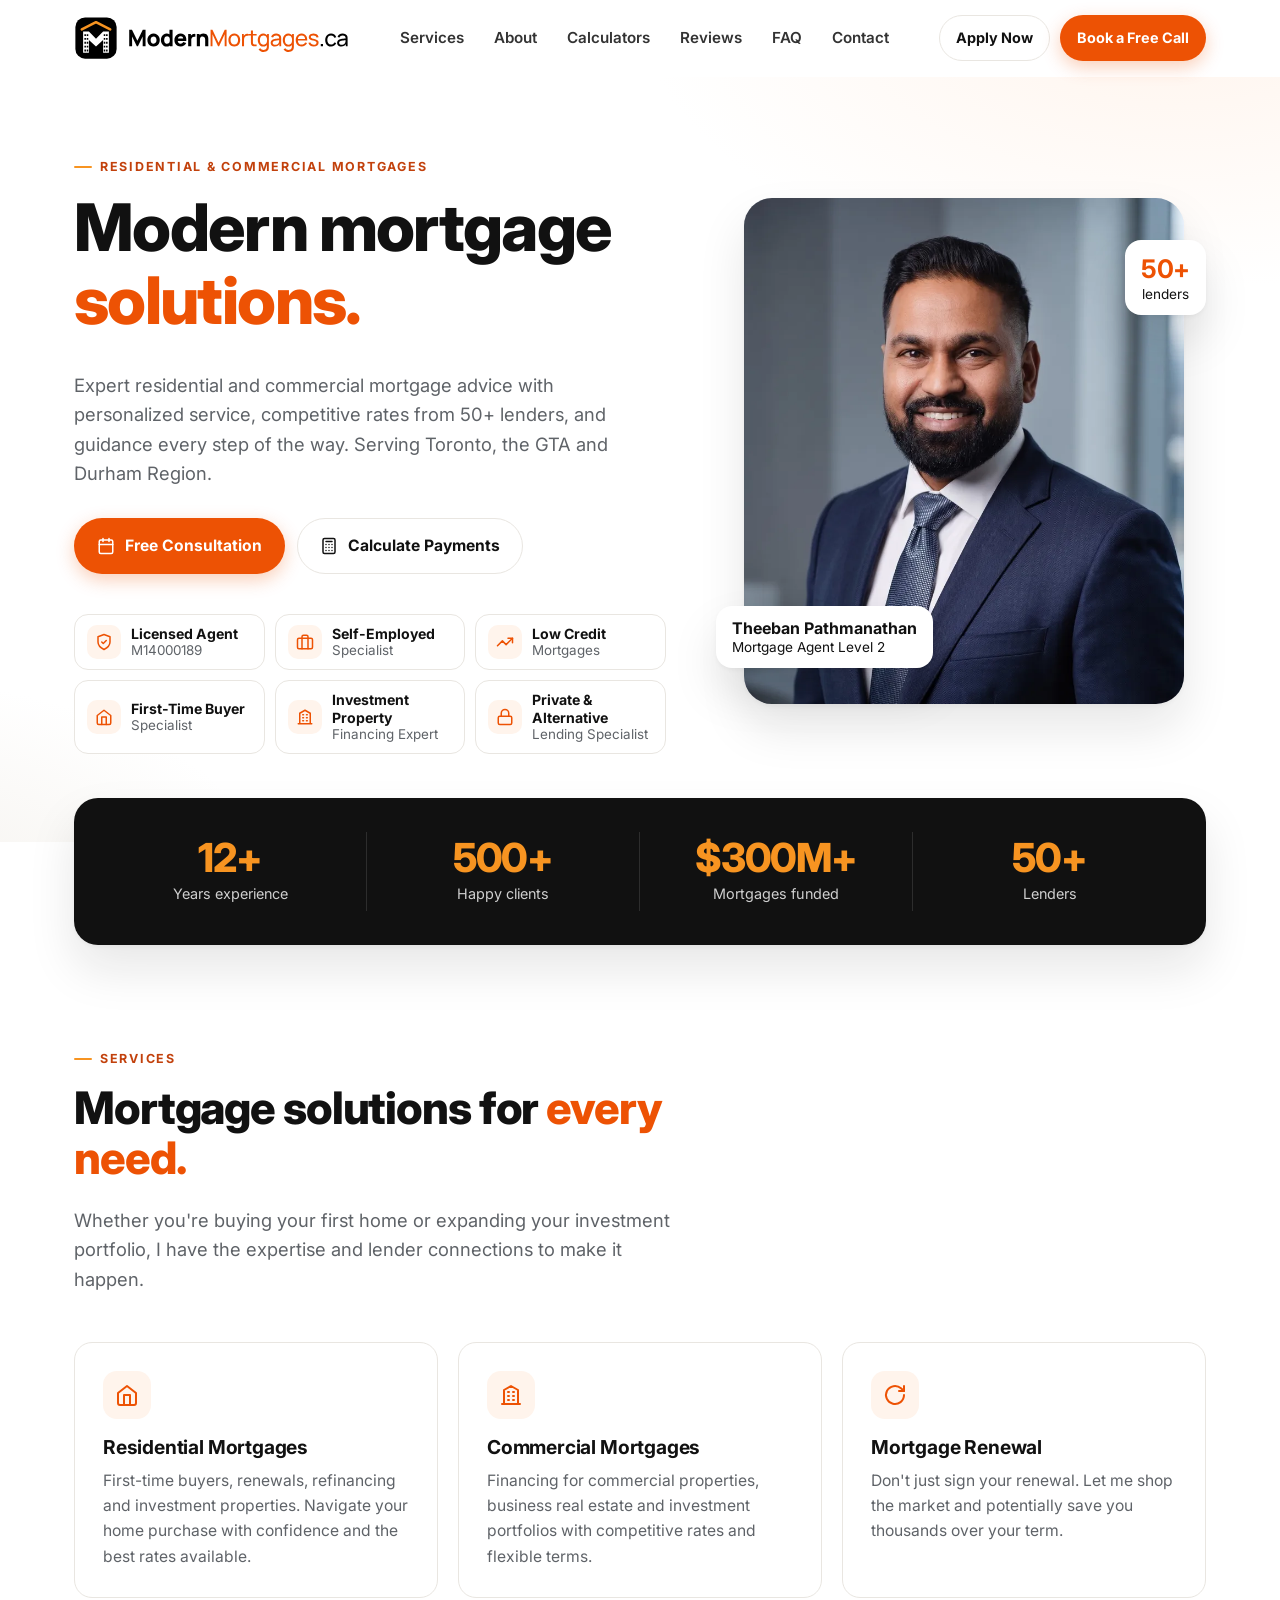
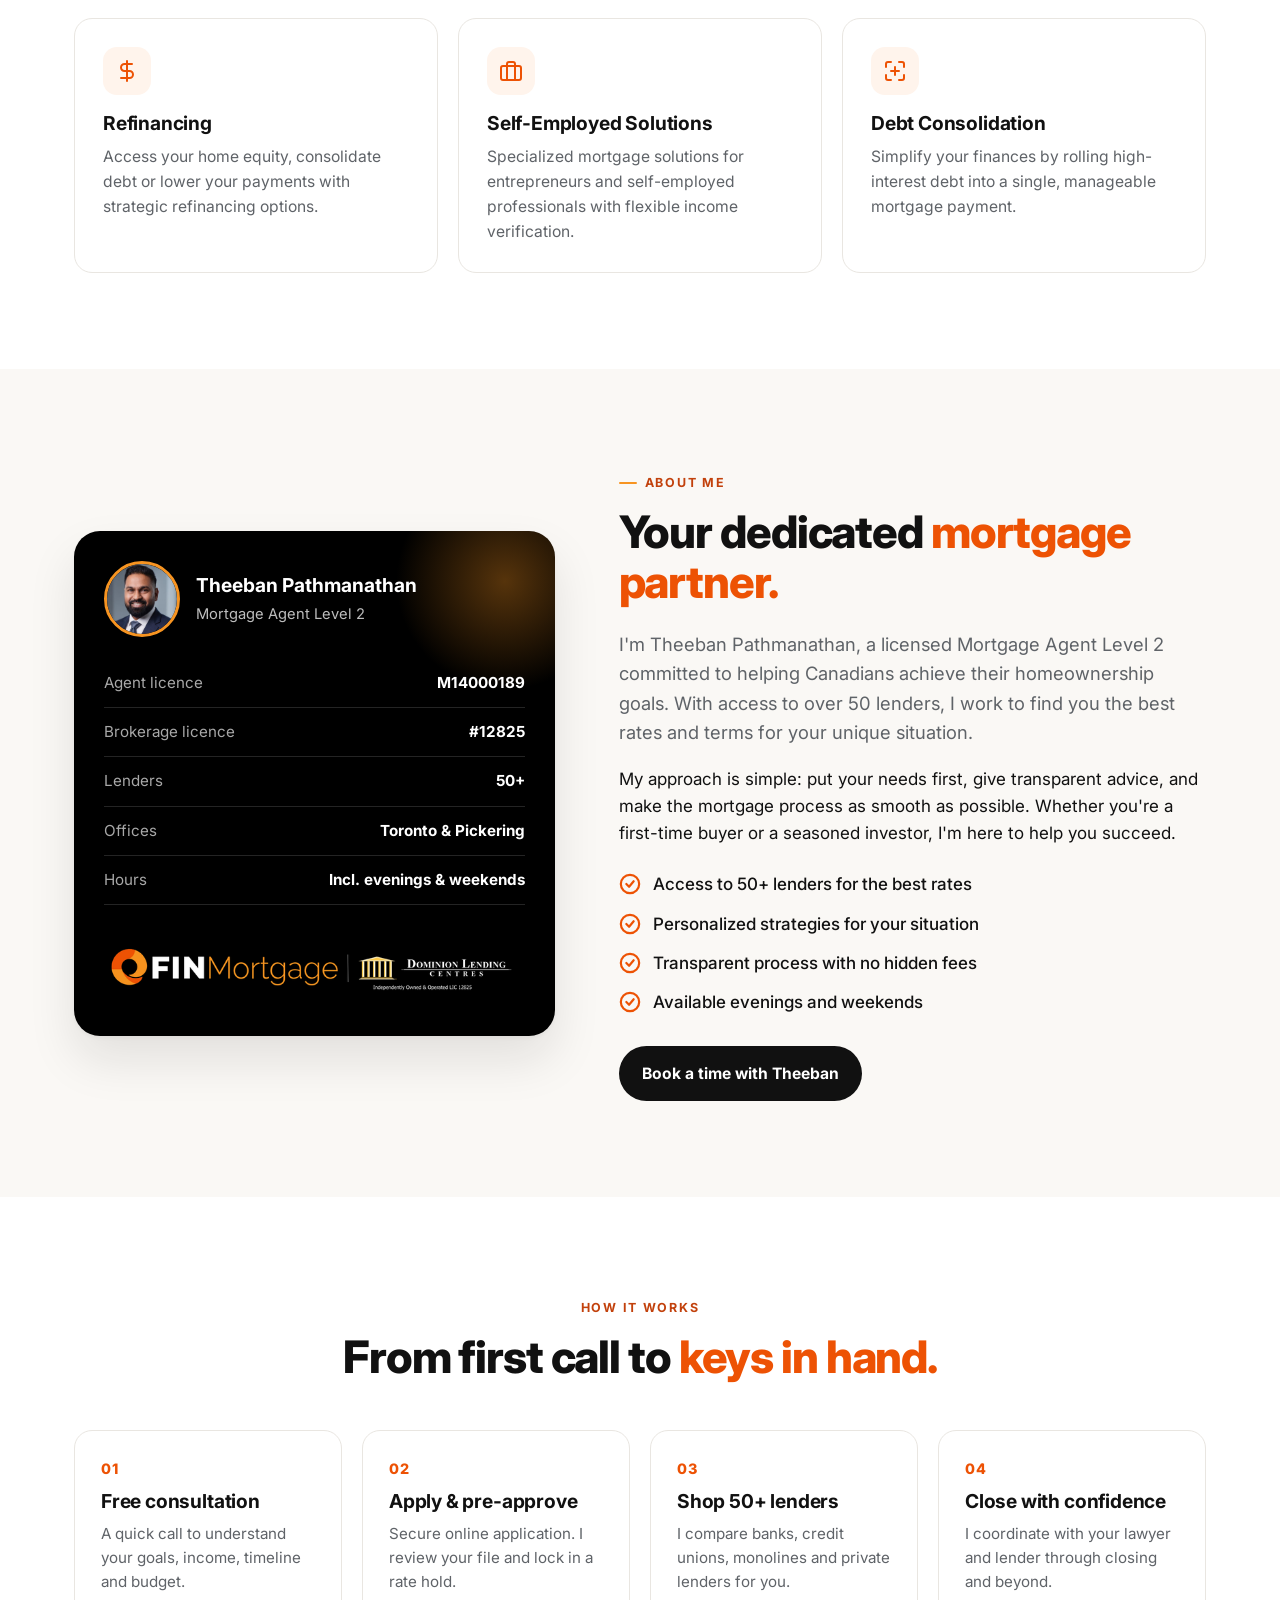
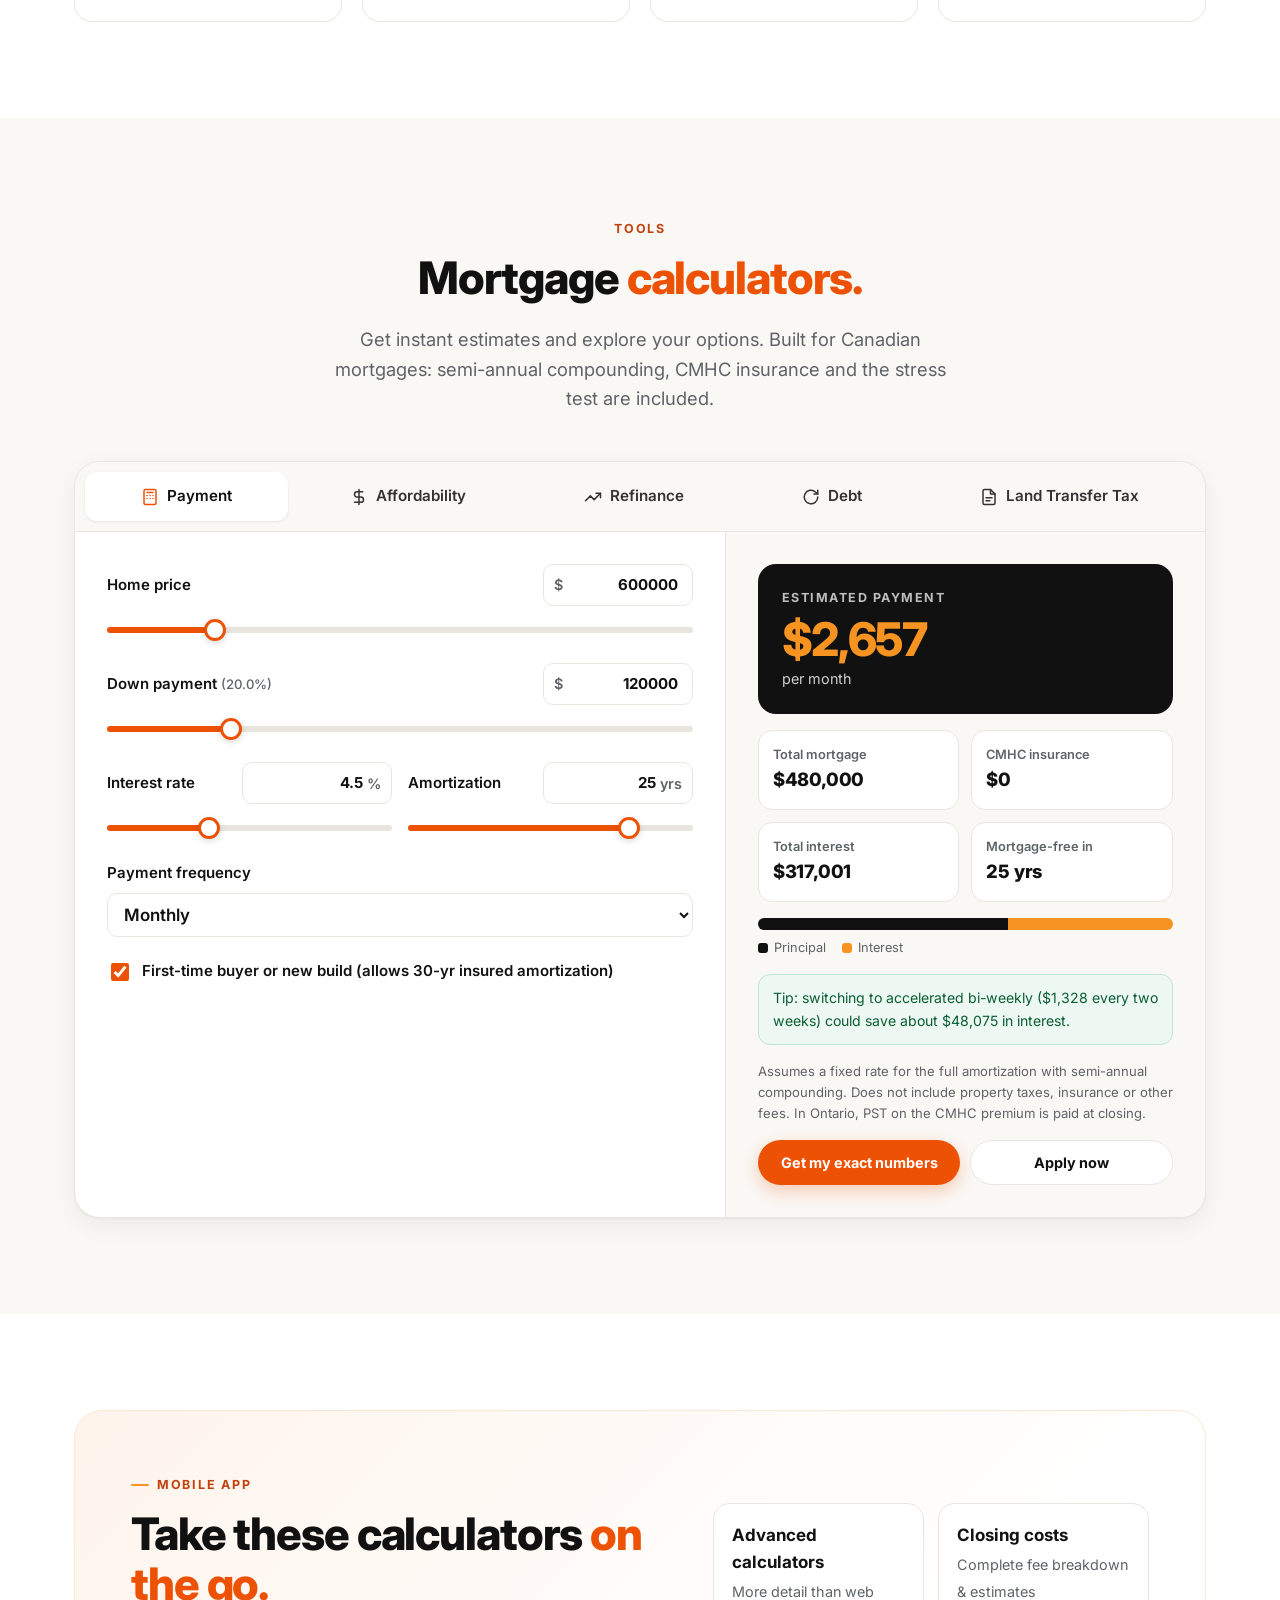
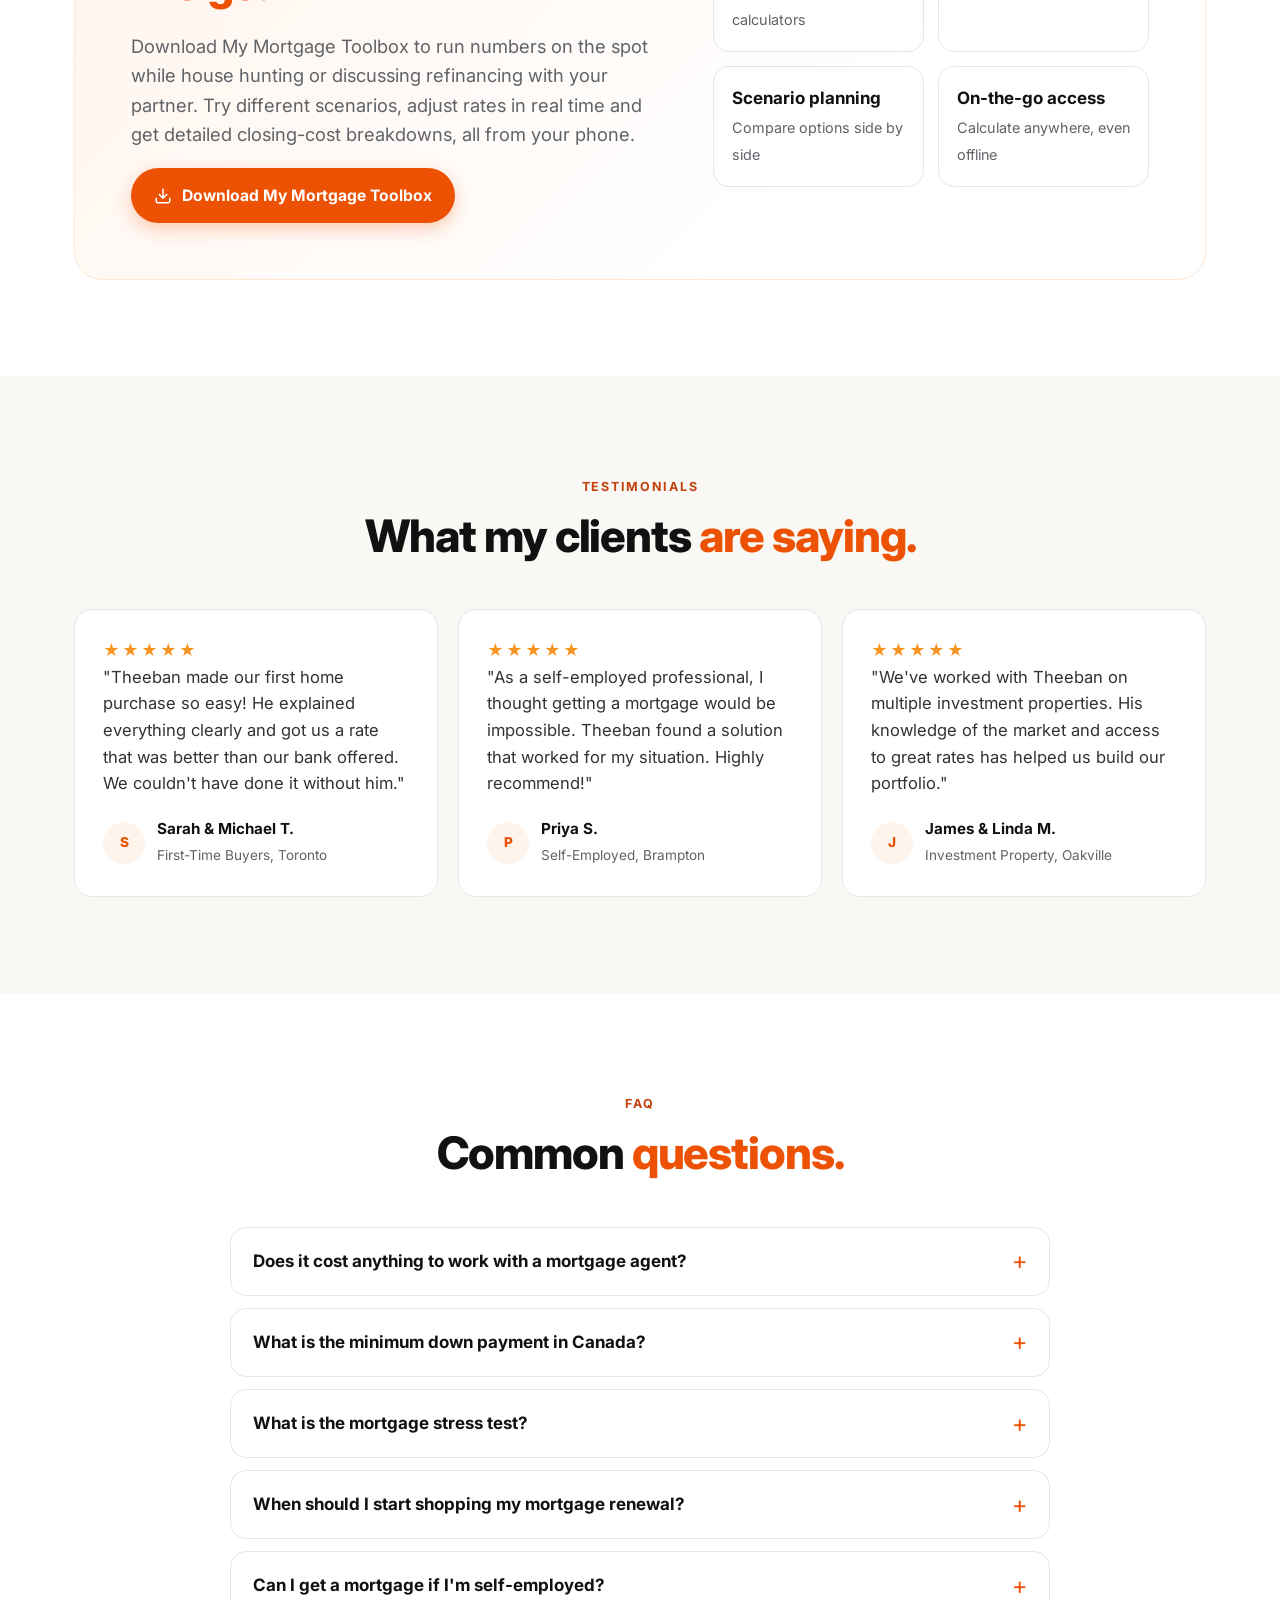
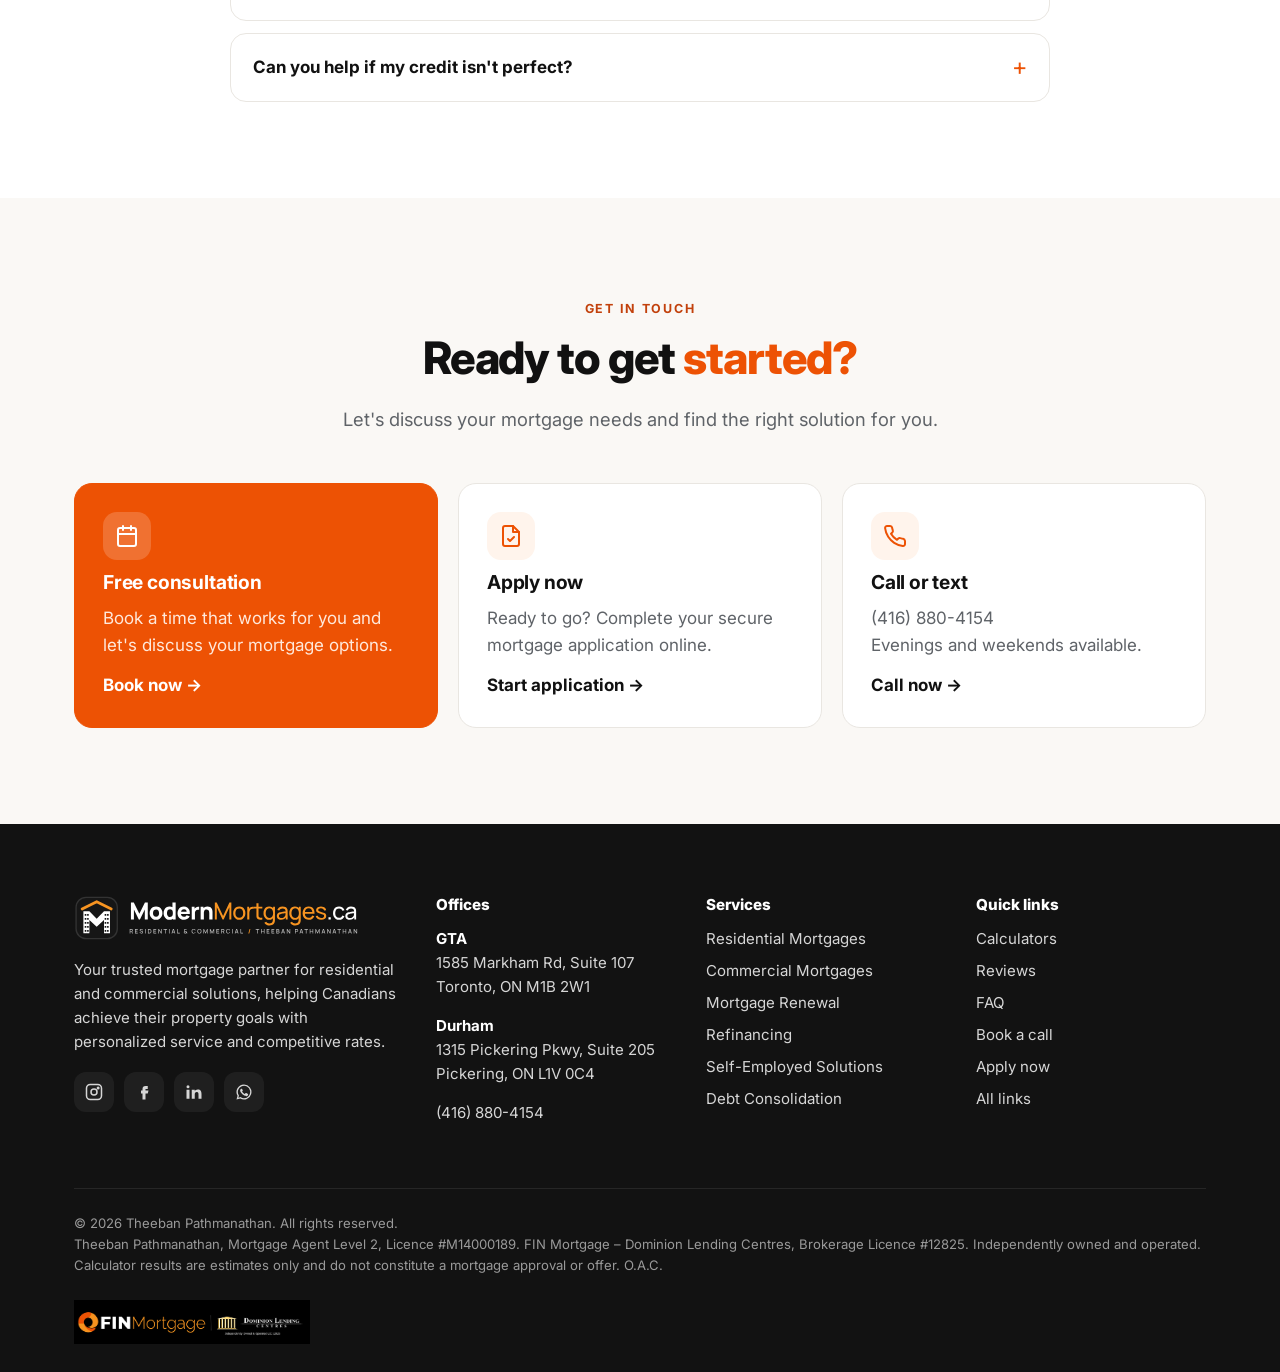
<file: index.html>
<!doctype html>
<html lang="en-CA" class="no-js">
<head>
<meta charset="utf-8">
<meta name="viewport" content="width=device-width, initial-scale=1">
<title>Theeban Pathmanathan | Mortgage Agent Toronto &amp; Durham | ModernMortgages.ca</title>
<meta name="description" content="Residential and commercial mortgages in Toronto, the GTA and Durham Region. Theeban Pathmanathan, Mortgage Agent Level 2 (M14000189) with FIN Mortgage – Dominion Lending Centres. Access to 50+ lenders, free mortgage calculators, fast pre-approvals.">
<link rel="canonical" href="https://modernmortgages.ca/">
<meta name="theme-color" content="#FFFFFF">
<meta name="robots" content="index,follow,max-image-preview:large">

<meta property="og:type" content="website">
<meta property="og:site_name" content="ModernMortgages.ca">
<meta property="og:title" content="Theeban Pathmanathan | Mortgage Agent | ModernMortgages.ca">
<meta property="og:description" content="Residential &amp; commercial mortgages across Toronto, the GTA and Durham. 50+ lenders, personalized advice, free calculators.">
<meta property="og:url" content="https://modernmortgages.ca/">
<meta property="og:image" content="https://modernmortgages.ca/assets/img/og-image.jpg">
<meta property="og:locale" content="en_CA">
<meta name="twitter:card" content="summary_large_image">

<link rel="icon" href="/assets/img/icon.svg?v=20261022b" type="image/svg+xml">
<link rel="icon" href="/assets/img/favicon-32.png" sizes="32x32" type="image/png">
<link rel="apple-touch-icon" href="/assets/img/apple-touch-icon.png">
<link rel="manifest" href="/site.webmanifest">
<link rel="alternate" type="text/plain" href="/llms.txt" title="LLM-readable summary">

<link rel="preconnect" href="https://fonts.googleapis.com">
<link rel="preconnect" href="https://fonts.gstatic.com" crossorigin>
<link href="https://fonts.googleapis.com/css2?family=Inter:wght@400;500;600;700;800&display=swap" rel="stylesheet">
<link rel="stylesheet" href="/assets/css/styles.css?v=20261022b">
<link rel="preload" as="image" href="/assets/img/theeban-pathmanathan.webp" type="image/webp">

<script type="application/ld+json">
{
  "@context": "https://schema.org",
  "@graph": [
    {
      "@type": "WebSite",
      "@id": "https://modernmortgages.ca/#website",
      "url": "https://modernmortgages.ca/",
      "name": "ModernMortgages.ca",
      "inLanguage": "en-CA",
      "publisher": {"@id": "https://modernmortgages.ca/#business"}
    },
    {
      "@type": "Person",
      "@id": "https://modernmortgages.ca/#theeban",
      "name": "Theeban Pathmanathan",
      "jobTitle": "Mortgage Agent Level 2",
      "image": "https://modernmortgages.ca/assets/img/theeban-pathmanathan.jpg",
      "telephone": "+1-416-880-4154",
      "url": "https://modernmortgages.ca/",
      "worksFor": {"@type": "Organization", "name": "FIN Mortgage – Dominion Lending Centres", "description": "Independently owned and operated. FSRA Brokerage Licence #12825"},
      "hasCredential": {"@type": "EducationalOccupationalCredential", "credentialCategory": "license", "name": "Ontario Mortgage Agent Level 2 Licence M14000189", "recognizedBy": {"@type": "Organization", "name": "Financial Services Regulatory Authority of Ontario (FSRA)"}},
      "sameAs": [
        "https://www.linkedin.com/in/theebanp",
        "https://www.instagram.com/modernmortgages.ca",
        "https://www.facebook.com/modernmortgages.ca"
      ]
    },
    {
      "@type": "FinancialService",
      "@id": "https://modernmortgages.ca/#business",
      "name": "ModernMortgages.ca – Theeban Pathmanathan, Mortgage Agent",
      "url": "https://modernmortgages.ca/",
      "logo": "https://modernmortgages.ca/assets/img/logo.svg?v=20261022b",
      "image": "https://modernmortgages.ca/assets/img/og-image.jpg",
      "telephone": "+1-416-880-4154",
      "priceRange": "Free consultation",
      "founder": {"@id": "https://modernmortgages.ca/#theeban"},
      "employee": {"@id": "https://modernmortgages.ca/#theeban"},
      "description": "Residential and commercial mortgage brokerage services: purchases, first-time buyers, renewals, refinancing, self-employed, debt consolidation, investment property, private and alternative lending. Access to 50+ lenders.",
      "areaServed": ["Toronto", "Greater Toronto Area", "Durham Region", "Scarborough", "Markham", "Pickering", "Ajax", "Whitby", "Oshawa", "Brampton", "Mississauga", "Ontario"],
      "address": [
        {"@type": "PostalAddress", "streetAddress": "1585 Markham Rd, Suite 107", "addressLocality": "Toronto", "addressRegion": "ON", "postalCode": "M1B 2W1", "addressCountry": "CA"},
        {"@type": "PostalAddress", "streetAddress": "1315 Pickering Pkwy, Suite 205", "addressLocality": "Pickering", "addressRegion": "ON", "postalCode": "L1V 0C4", "addressCountry": "CA"}
      ],
      "knowsAbout": ["Residential mortgages", "Commercial mortgages", "Mortgage renewal", "Refinancing", "Self-employed mortgages", "Debt consolidation", "First-time home buyers", "Investment property financing", "Private and alternative lending", "Bad credit mortgages"],
      "hasOfferCatalog": {
        "@type": "OfferCatalog",
        "name": "Mortgage services",
        "itemListElement": [
          {"@type": "Offer", "itemOffered": {"@type": "Service", "name": "Residential Mortgages"}},
          {"@type": "Offer", "itemOffered": {"@type": "Service", "name": "Commercial Mortgages"}},
          {"@type": "Offer", "itemOffered": {"@type": "Service", "name": "Mortgage Renewal"}},
          {"@type": "Offer", "itemOffered": {"@type": "Service", "name": "Refinancing"}},
          {"@type": "Offer", "itemOffered": {"@type": "Service", "name": "Self-Employed Mortgage Solutions"}},
          {"@type": "Offer", "itemOffered": {"@type": "Service", "name": "Debt Consolidation"}}
        ]
      },
      "sameAs": [
        "https://www.linkedin.com/in/theebanp",
        "https://www.instagram.com/modernmortgages.ca",
        "https://www.facebook.com/modernmortgages.ca"
      ]
    }
  ]
}
</script>
<script type="application/ld+json" id="faq-schema">
{
  "@context": "https://schema.org",
  "@type": "FAQPage",
  "mainEntity": [
    {"@type": "Question", "name": "Does it cost anything to work with a mortgage agent?", "acceptedAnswer": {"@type": "Answer", "text": "For most residential mortgages with qualified borrowers, there is no fee to you: the lender pays the broker's compensation. Some private, alternative or commercial files may involve a fee; if so, it is disclosed in writing upfront before you commit."}},
    {"@type": "Question", "name": "What is the minimum down payment in Canada?", "acceptedAnswer": {"@type": "Answer", "text": "5% of the first $500,000 of the purchase price and 10% of the portion between $500,000 and $1,499,999. Homes priced at $1.5 million or more need at least 20% down. With less than 20% down, mortgage default insurance (e.g. CMHC) is required and the premium is added to the mortgage."}},
    {"@type": "Question", "name": "What is the mortgage stress test?", "acceptedAnswer": {"@type": "Answer", "text": "Lenders must qualify you at the greater of your contract rate plus 2% or 5.25%. It does not change your actual rate or payment, but it does limit how much you can borrow."}},
    {"@type": "Question", "name": "When should I start shopping my mortgage renewal?", "acceptedAnswer": {"@type": "Answer", "text": "About 120 to 150 days before your maturity date. Most lenders will hold a rate for up to 120 days, and switching lenders at renewal is often possible without a penalty."}},
    {"@type": "Question", "name": "Can I get a mortgage if I'm self-employed?", "acceptedAnswer": {"@type": "Answer", "text": "Yes. Depending on how long you have been in business and how you report income, options include traditional lenders using two years of tax returns, stated-income programs with B lenders, and private lending. A broker can match your file to the lender whose income rules fit."}},
    {"@type": "Question", "name": "Can you help if my credit isn't perfect?", "acceptedAnswer": {"@type": "Answer", "text": "Yes. Alternative (B) lenders and private lenders consider files that the big banks decline, such as bruised credit, recent consumer proposals or non-traditional income. The goal is usually a short-term solution and a plan to move back to a prime lender."}}
  ]
}
</script>
<script>document.documentElement.classList.remove('no-js')</script>
</head>
<body>
<a class="skip" href="#main">Skip to content</a>

<!-- ============ Header ============ -->
<header class="site-header" id="top">
  <div class="container nav">
    <a class="brand" href="/" aria-label="ModernMortgages.ca home">
      <img src="/assets/img/logo.svg?v=20261022b" alt="ModernMortgages.ca" width="250" height="40">
    </a>
    <nav aria-label="Primary">
      <ul class="nav-links">
        <li><a href="#services">Services</a></li>
        <li><a href="#about">About</a></li>
        <li><a href="#calculators">Calculators</a></li>
        <li><a href="#reviews">Reviews</a></li>
        <li><a href="#faq">FAQ</a></li>
        <li><a href="#contact">Contact</a></li>
      </ul>
    </nav>
    <div class="nav-cta">
      <a class="btn btn-ghost btn-sm" href="https://velocity-client.newton.ca/en/client/journey?shortCode=3vnqzjtlrdep" target="_blank" rel="noopener">Apply Now</a>
      <a class="btn btn-primary btn-sm" href="https://meet.theeban.ca" target="_blank" rel="noopener">Book a Free Call</a>
      <button class="menu-btn" aria-label="Open menu" aria-expanded="false" aria-controls="mobile-menu">
        <svg viewBox="0 0 24 24" fill="none" stroke="currentColor" stroke-width="2" stroke-linecap="round"><path d="M4 7h16M4 12h16M4 17h16"/></svg>
      </button>
    </div>
  </div>
  <div class="mobile-menu" id="mobile-menu">
    <a href="#services">Services</a>
    <a href="#about">About</a>
    <a href="#calculators">Calculators</a>
    <a href="#reviews">Reviews</a>
    <a href="#faq">FAQ</a>
    <a href="#contact">Contact</a>
    <a class="btn btn-primary" href="https://meet.theeban.ca" target="_blank" rel="noopener">Book a Free Call</a>
    <a class="btn btn-ghost" href="https://velocity-client.newton.ca/en/client/journey?shortCode=3vnqzjtlrdep" target="_blank" rel="noopener">Apply Now</a>
  </div>
</header>

<main id="main">

<!-- ============ Hero ============ -->
<section class="hero">
  <div class="container hero-grid">
    <div>
      <span class="eyebrow">Residential &amp; Commercial Mortgages</span>
      <h1>Modern mortgage <span class="accent">solutions.</span></h1>
      <p class="lead">Expert residential and commercial mortgage advice with personalized service, competitive rates from 50+ lenders, and guidance every step of the way. Serving Toronto, the GTA and Durham Region.</p>
      <div class="hero-ctas">
        <a class="btn btn-primary" href="https://meet.theeban.ca" target="_blank" rel="noopener">
          <svg viewBox="0 0 24 24" fill="none" stroke="currentColor" stroke-width="2" stroke-linecap="round" stroke-linejoin="round"><rect x="3" y="4" width="18" height="18" rx="2"/><path d="M16 2v4M8 2v4M3 10h18"/></svg>
          Free Consultation
        </a>
        <a class="btn btn-ghost" href="#calculators">
          <svg viewBox="0 0 24 24" fill="none" stroke="currentColor" stroke-width="2" stroke-linecap="round" stroke-linejoin="round"><rect x="4" y="2" width="16" height="20" rx="2"/><path d="M8 6h8M8 10h.01M12 10h.01M16 10h.01M8 14h.01M12 14h.01M16 14h.01M8 18h.01M12 18h.01M16 18h.01"/></svg>
          Calculate Payments
        </a>
      </div>
      <div class="chips" aria-label="Specialties">
        <div class="chip"><span class="ic"><svg viewBox="0 0 24 24" fill="none" stroke="currentColor" stroke-width="2" stroke-linecap="round" stroke-linejoin="round"><path d="M12 22s8-4 8-10V5l-8-3-8 3v7c0 6 8 10 8 10z"/><path d="m9 12 2 2 4-4"/></svg></span><div><strong>Licensed Agent</strong><span>M14000189</span></div></div>
        <div class="chip"><span class="ic"><svg viewBox="0 0 24 24" fill="none" stroke="currentColor" stroke-width="2" stroke-linecap="round" stroke-linejoin="round"><rect x="2" y="7" width="20" height="14" rx="2"/><path d="M16 21V5a2 2 0 0 0-2-2h-4a2 2 0 0 0-2 2v16"/></svg></span><div><strong>Self-Employed</strong><span>Specialist</span></div></div>
        <div class="chip"><span class="ic"><svg viewBox="0 0 24 24" fill="none" stroke="currentColor" stroke-width="2" stroke-linecap="round" stroke-linejoin="round"><path d="M22 7 13.5 15.5l-5-5L2 17"/><path d="M16 7h6v6"/></svg></span><div><strong>Low Credit</strong><span>Mortgages</span></div></div>
        <div class="chip"><span class="ic"><svg viewBox="0 0 24 24" fill="none" stroke="currentColor" stroke-width="2" stroke-linecap="round" stroke-linejoin="round"><path d="m3 10 9-7 9 7v10a2 2 0 0 1-2 2H5a2 2 0 0 1-2-2z"/><path d="M9 22V12h6v10"/></svg></span><div><strong>First-Time Buyer</strong><span>Specialist</span></div></div>
        <div class="chip"><span class="ic"><svg viewBox="0 0 24 24" fill="none" stroke="currentColor" stroke-width="2" stroke-linecap="round" stroke-linejoin="round"><path d="M3 21h18M5 21V7l7-4 7 4v14M9 9h1M9 13h1M9 17h1M14 9h1M14 13h1M14 17h1"/></svg></span><div><strong>Investment Property</strong><span>Financing Expert</span></div></div>
        <div class="chip"><span class="ic"><svg viewBox="0 0 24 24" fill="none" stroke="currentColor" stroke-width="2" stroke-linecap="round" stroke-linejoin="round"><rect x="3" y="11" width="18" height="11" rx="2"/><path d="M7 11V7a5 5 0 0 1 10 0v4"/></svg></span><div><strong>Private &amp; Alternative</strong><span>Lending Specialist</span></div></div>
      </div>
    </div>
    <div class="hero-photo">
      <div class="frame">
        <picture>
          <source srcset="/assets/img/theeban-pathmanathan.webp" type="image/webp">
          <img src="/assets/img/theeban-pathmanathan.jpg" alt="Theeban Pathmanathan, Mortgage Agent Level 2" width="800" height="925" fetchpriority="high">
        </picture>
      </div>
      <div class="badge-float b1"><strong>Theeban Pathmanathan</strong>Mortgage Agent Level 2</div>
      <div class="badge-float b2"><strong>50+</strong>lenders</div>
    </div>
  </div>
</section>

<!-- ============ Stats ============ -->
<div class="container">
  <div class="stats reveal" role="list">
    <div class="stat" role="listitem"><b>12+</b><span>Years experience</span></div>
    <div class="stat" role="listitem"><b>500+</b><span>Happy clients</span></div>
    <div class="stat" role="listitem"><b>$300M+</b><span>Mortgages funded</span></div>
    <div class="stat" role="listitem"><b>50+</b><span>Lenders</span></div>
  </div>
</div>

<!-- ============ Services ============ -->
<section class="section" id="services">
  <div class="container">
    <div class="section-head reveal">
      <span class="eyebrow">Services</span>
      <h2>Mortgage solutions for <span class="accent">every need.</span></h2>
      <p class="lead">Whether you're buying your first home or expanding your investment portfolio, I have the expertise and lender connections to make it happen.</p>
    </div>
    <div class="grid-3">
      <article class="card reveal">
        <div class="ic"><svg viewBox="0 0 24 24" fill="none" stroke="currentColor" stroke-width="2" stroke-linecap="round" stroke-linejoin="round"><path d="m3 10 9-7 9 7v10a2 2 0 0 1-2 2H5a2 2 0 0 1-2-2z"/><path d="M9 22V12h6v10"/></svg></div>
        <h3>Residential Mortgages</h3>
        <p>First-time buyers, renewals, refinancing and investment properties. Navigate your home purchase with confidence and the best rates available.</p>
      </article>
      <article class="card reveal">
        <div class="ic"><svg viewBox="0 0 24 24" fill="none" stroke="currentColor" stroke-width="2" stroke-linecap="round" stroke-linejoin="round"><path d="M3 21h18M5 21V7l7-4 7 4v14M9 9h1M9 13h1M9 17h1M14 9h1M14 13h1M14 17h1"/></svg></div>
        <h3>Commercial Mortgages</h3>
        <p>Financing for commercial properties, business real estate and investment portfolios with competitive rates and flexible terms.</p>
      </article>
      <article class="card reveal">
        <div class="ic"><svg viewBox="0 0 24 24" fill="none" stroke="currentColor" stroke-width="2" stroke-linecap="round" stroke-linejoin="round"><path d="M21 12a9 9 0 1 1-3-6.7L21 8"/><path d="M21 3v5h-5"/></svg></div>
        <h3>Mortgage Renewal</h3>
        <p>Don't just sign your renewal. Let me shop the market and potentially save you thousands over your term.</p>
      </article>
      <article class="card reveal">
        <div class="ic"><svg viewBox="0 0 24 24" fill="none" stroke="currentColor" stroke-width="2" stroke-linecap="round" stroke-linejoin="round"><path d="M12 2v20M17 5H9.5a3.5 3.5 0 0 0 0 7h5a3.5 3.5 0 0 1 0 7H6"/></svg></div>
        <h3>Refinancing</h3>
        <p>Access your home equity, consolidate debt or lower your payments with strategic refinancing options.</p>
      </article>
      <article class="card reveal">
        <div class="ic"><svg viewBox="0 0 24 24" fill="none" stroke="currentColor" stroke-width="2" stroke-linecap="round" stroke-linejoin="round"><rect x="2" y="7" width="20" height="14" rx="2"/><path d="M16 21V5a2 2 0 0 0-2-2h-4a2 2 0 0 0-2 2v16"/></svg></div>
        <h3>Self-Employed Solutions</h3>
        <p>Specialized mortgage solutions for entrepreneurs and self-employed professionals with flexible income verification.</p>
      </article>
      <article class="card reveal">
        <div class="ic"><svg viewBox="0 0 24 24" fill="none" stroke="currentColor" stroke-width="2" stroke-linecap="round" stroke-linejoin="round"><path d="M8 3H5a2 2 0 0 0-2 2v3M21 8V5a2 2 0 0 0-2-2h-3M3 16v3a2 2 0 0 0 2 2h3M16 21h3a2 2 0 0 0 2-2v-3"/><path d="M8 12h8M12 8v8"/></svg></div>
        <h3>Debt Consolidation</h3>
        <p>Simplify your finances by rolling high-interest debt into a single, manageable mortgage payment.</p>
      </article>
    </div>
  </div>
</section>

<!-- ============ About ============ -->
<section class="section section-soft" id="about">
  <div class="container about-grid">
    <div class="about-media reveal">
      <div class="id-card">
        <div class="id-top">
          <img class="id-av" src="/assets/img/theeban-avatar.jpg" alt="Theeban Pathmanathan" width="96" height="96" loading="lazy">
          <div><b>Theeban Pathmanathan</b><span>Mortgage Agent Level 2</span></div>
        </div>
        <dl class="id-list">
          <div><dt>Agent licence</dt><dd>M14000189</dd></div>
          <div><dt>Brokerage licence</dt><dd>#12825</dd></div>
          <div><dt>Lenders</dt><dd>50+</dd></div>
          <div><dt>Offices</dt><dd>Toronto &amp; Pickering</dd></div>
          <div><dt>Hours</dt><dd>Incl. evenings &amp; weekends</dd></div>
        </dl>
        <img class="id-cobrand" src="/assets/img/fin-dlc-cobrand-sm.png" alt="FIN Mortgage – Dominion Lending Centres, independently owned and operated, Licence 12825" width="617" height="115" loading="lazy">
      </div>
    </div>
    <div class="reveal">
      <span class="eyebrow">About me</span>
      <h2>Your dedicated <span class="accent">mortgage partner.</span></h2>
      <p class="lead">I'm Theeban Pathmanathan, a licensed Mortgage Agent Level 2 committed to helping Canadians achieve their homeownership goals. With access to over 50 lenders, I work to find you the best rates and terms for your unique situation.</p>
      <p>My approach is simple: put your needs first, give transparent advice, and make the mortgage process as smooth as possible. Whether you're a first-time buyer or a seasoned investor, I'm here to help you succeed.</p>
      <ul class="checklist">
        <li><svg viewBox="0 0 24 24" fill="none" stroke="currentColor" stroke-width="2.4" stroke-linecap="round" stroke-linejoin="round"><circle cx="12" cy="12" r="10"/><path d="m8 12 3 3 5-6"/></svg>Access to 50+ lenders for the best rates</li>
        <li><svg viewBox="0 0 24 24" fill="none" stroke="currentColor" stroke-width="2.4" stroke-linecap="round" stroke-linejoin="round"><circle cx="12" cy="12" r="10"/><path d="m8 12 3 3 5-6"/></svg>Personalized strategies for your situation</li>
        <li><svg viewBox="0 0 24 24" fill="none" stroke="currentColor" stroke-width="2.4" stroke-linecap="round" stroke-linejoin="round"><circle cx="12" cy="12" r="10"/><path d="m8 12 3 3 5-6"/></svg>Transparent process with no hidden fees</li>
        <li><svg viewBox="0 0 24 24" fill="none" stroke="currentColor" stroke-width="2.4" stroke-linecap="round" stroke-linejoin="round"><circle cx="12" cy="12" r="10"/><path d="m8 12 3 3 5-6"/></svg>Available evenings and weekends</li>
      </ul>
      <a class="btn btn-dark" href="https://meet.theeban.ca" target="_blank" rel="noopener">Book a time with Theeban</a>
    </div>
  </div>
</section>

<!-- ============ Process ============ -->
<section class="section" id="process">
  <div class="container">
    <div class="section-head center reveal">
      <span class="eyebrow">How it works</span>
      <h2>From first call to <span class="accent">keys in hand.</span></h2>
    </div>
    <div class="steps">
      <div class="step reveal"><h3>Free consultation</h3><p>A quick call to understand your goals, income, timeline and budget.</p></div>
      <div class="step reveal"><h3>Apply &amp; pre-approve</h3><p>Secure online application. I review your file and lock in a rate hold.</p></div>
      <div class="step reveal"><h3>Shop 50+ lenders</h3><p>I compare banks, credit unions, monolines and private lenders for you.</p></div>
      <div class="step reveal"><h3>Close with confidence</h3><p>I coordinate with your lawyer and lender through closing and beyond.</p></div>
    </div>
  </div>
</section>

<!-- ============ Calculators ============ -->
<section class="section section-soft" id="calculators">
  <div class="container">
    <div class="section-head center reveal">
      <span class="eyebrow">Tools</span>
      <h2>Mortgage <span class="accent">calculators.</span></h2>
      <p class="lead" style="margin:0 auto">Get instant estimates and explore your options. Built for Canadian mortgages: semi-annual compounding, CMHC insurance and the stress test are included.</p>
    </div>

    <div class="calc-shell reveal" id="calc-app">
      <div class="tabs" role="tablist" aria-label="Calculators">
        <button class="tab" role="tab" id="tab-payment" aria-controls="panel-payment" aria-selected="true">
          <svg viewBox="0 0 24 24" fill="none" stroke="currentColor" stroke-width="2" stroke-linecap="round" stroke-linejoin="round"><rect x="4" y="2" width="16" height="20" rx="2"/><path d="M8 6h8M8 10h.01M12 10h.01M16 10h.01M8 14h.01M12 14h.01M16 14h.01"/></svg>Payment</button>
        <button class="tab" role="tab" id="tab-afford" aria-controls="panel-afford" aria-selected="false" tabindex="-1">
          <svg viewBox="0 0 24 24" fill="none" stroke="currentColor" stroke-width="2" stroke-linecap="round" stroke-linejoin="round"><path d="M12 2v20M17 5H9.5a3.5 3.5 0 0 0 0 7h5a3.5 3.5 0 0 1 0 7H6"/></svg>Affordability</button>
        <button class="tab" role="tab" id="tab-refi" aria-controls="panel-refi" aria-selected="false" tabindex="-1">
          <svg viewBox="0 0 24 24" fill="none" stroke="currentColor" stroke-width="2" stroke-linecap="round" stroke-linejoin="round"><path d="M22 7 13.5 15.5l-5-5L2 17"/><path d="M16 7h6v6"/></svg>Refinance</button>
        <button class="tab" role="tab" id="tab-debt" aria-controls="panel-debt" aria-selected="false" tabindex="-1">
          <svg viewBox="0 0 24 24" fill="none" stroke="currentColor" stroke-width="2" stroke-linecap="round" stroke-linejoin="round"><path d="M21 12a9 9 0 1 1-3-6.7L21 8"/><path d="M21 3v5h-5"/></svg>Debt</button>
        <button class="tab" role="tab" id="tab-ltt" aria-controls="panel-ltt" aria-selected="false" tabindex="-1">
          <svg viewBox="0 0 24 24" fill="none" stroke="currentColor" stroke-width="2" stroke-linecap="round" stroke-linejoin="round"><path d="M14 2H6a2 2 0 0 0-2 2v16a2 2 0 0 0 2 2h12a2 2 0 0 0 2-2V8z"/><path d="M14 2v6h6M8 13h8M8 17h5"/></svg>Land Transfer Tax</button>
      </div>

      <!-- Panels are filled by /assets/js/calculators.js -->
      <div class="calc-panel" role="tabpanel" id="panel-payment" aria-labelledby="tab-payment"></div>
      <div class="calc-panel" role="tabpanel" id="panel-afford" aria-labelledby="tab-afford" hidden></div>
      <div class="calc-panel" role="tabpanel" id="panel-refi" aria-labelledby="tab-refi" hidden></div>
      <div class="calc-panel" role="tabpanel" id="panel-debt" aria-labelledby="tab-debt" hidden></div>
      <div class="calc-panel" role="tabpanel" id="panel-ltt" aria-labelledby="tab-ltt" hidden></div>
      <noscript><p style="padding:24px">The calculators need JavaScript. You can also <a href="https://meet.theeban.ca">book a free call</a> and I'll run the numbers with you.</p></noscript>
    </div>
  </div>
</section>

<!-- ============ App ============ -->
<section class="section" id="app">
  <div class="container">
    <div class="app reveal">
      <div>
        <span class="eyebrow">Mobile app</span>
        <h2>Take these calculators <span class="accent">on the go.</span></h2>
        <p class="lead">Download My Mortgage Toolbox to run numbers on the spot while house hunting or discussing refinancing with your partner. Try different scenarios, adjust rates in real time and get detailed closing-cost breakdowns, all from your phone.</p>
        <a class="btn btn-primary" href="https://www.dlcapp.ca/app/theeban-pathmanathan" target="_blank" rel="noopener">
          <svg viewBox="0 0 24 24" fill="none" stroke="currentColor" stroke-width="2" stroke-linecap="round" stroke-linejoin="round"><path d="M21 15v4a2 2 0 0 1-2 2H5a2 2 0 0 1-2-2v-4M7 10l5 5 5-5M12 15V3"/></svg>
          Download My Mortgage Toolbox
        </a>
      </div>
      <div class="app-feats">
        <div class="app-feat"><b>Advanced calculators</b><span>More detail than web calculators</span></div>
        <div class="app-feat"><b>Closing costs</b><span>Complete fee breakdown &amp; estimates</span></div>
        <div class="app-feat"><b>Scenario planning</b><span>Compare options side by side</span></div>
        <div class="app-feat"><b>On-the-go access</b><span>Calculate anywhere, even offline</span></div>
      </div>
    </div>
  </div>
</section>

<!-- ============ Testimonials ============ -->
<section class="section section-soft" id="reviews">
  <div class="container">
    <div class="section-head center reveal">
      <span class="eyebrow">Testimonials</span>
      <h2>What my clients <span class="accent">are saying.</span></h2>
    </div>
    <div class="grid-3">
      <figure class="card quote reveal">
        <div>
          <div class="stars" aria-label="5 out of 5 stars">★★★★★</div>
          <blockquote>"Theeban made our first home purchase so easy! He explained everything clearly and got us a rate that was better than our bank offered. We couldn't have done it without him."</blockquote>
        </div>
        <figcaption class="who"><span class="av">S</span><div><b>Sarah &amp; Michael T.</b><span>First-Time Buyers, Toronto</span></div></figcaption>
      </figure>
      <figure class="card quote reveal">
        <div>
          <div class="stars" aria-label="5 out of 5 stars">★★★★★</div>
          <blockquote>"As a self-employed professional, I thought getting a mortgage would be impossible. Theeban found a solution that worked for my situation. Highly recommend!"</blockquote>
        </div>
        <figcaption class="who"><span class="av">P</span><div><b>Priya S.</b><span>Self-Employed, Brampton</span></div></figcaption>
      </figure>
      <figure class="card quote reveal">
        <div>
          <div class="stars" aria-label="5 out of 5 stars">★★★★★</div>
          <blockquote>"We've worked with Theeban on multiple investment properties. His knowledge of the market and access to great rates has helped us build our portfolio."</blockquote>
        </div>
        <figcaption class="who"><span class="av">J</span><div><b>James &amp; Linda M.</b><span>Investment Property, Oakville</span></div></figcaption>
      </figure>
    </div>
  </div>
</section>

<!-- ============ FAQ ============ -->
<section class="section" id="faq">
  <div class="container">
    <div class="section-head center reveal">
      <span class="eyebrow">FAQ</span>
      <h2>Common <span class="accent">questions.</span></h2>
    </div>
    <div class="faq reveal">
      <details><summary>Does it cost anything to work with a mortgage agent?</summary><p>For most residential mortgages with qualified borrowers, there is no fee to you: the lender pays the broker's compensation. Some private, alternative or commercial files may involve a fee; if so, it is disclosed in writing upfront before you commit.</p></details>
      <details><summary>What is the minimum down payment in Canada?</summary><p>5% of the first $500,000 of the purchase price and 10% of the portion between $500,000 and $1,499,999. Homes priced at $1.5 million or more need at least 20% down. With less than 20% down, mortgage default insurance (e.g. CMHC) is required and the premium is added to your mortgage.</p></details>
      <details><summary>What is the mortgage stress test?</summary><p>Lenders must qualify you at the greater of your contract rate plus 2% or 5.25%. It doesn't change your actual rate or payment, but it does limit how much you can borrow. The Affordability calculator above applies it automatically.</p></details>
      <details><summary>When should I start shopping my mortgage renewal?</summary><p>About 120 to 150 days before your maturity date. Most lenders will hold a rate for up to 120 days, and switching lenders at renewal is often possible without a penalty.</p></details>
      <details><summary>Can I get a mortgage if I'm self-employed?</summary><p>Yes. Depending on how long you've been in business and how you report income, options include traditional lenders using two years of tax returns, stated-income programs with B lenders, and private lending. I match your file to the lender whose income rules fit.</p></details>
      <details><summary>Can you help if my credit isn't perfect?</summary><p>Yes. Alternative (B) lenders and private lenders consider files that the big banks decline, such as bruised credit, recent consumer proposals or non-traditional income. The goal is usually a short-term solution and a plan to move you back to a prime lender.</p></details>
    </div>
  </div>
</section>

<!-- ============ Contact ============ -->
<section class="section section-soft" id="contact">
  <div class="container">
    <div class="section-head center reveal">
      <span class="eyebrow">Get in touch</span>
      <h2>Ready to get <span class="accent">started?</span></h2>
      <p class="lead" style="margin:0 auto">Let's discuss your mortgage needs and find the right solution for you.</p>
    </div>
    <div class="contact-grid">
      <a class="contact-card primary reveal" href="https://meet.theeban.ca" target="_blank" rel="noopener">
        <span class="ic"><svg viewBox="0 0 24 24" fill="none" stroke="currentColor" stroke-width="2" stroke-linecap="round" stroke-linejoin="round"><rect x="3" y="4" width="18" height="18" rx="2"/><path d="M16 2v4M8 2v4M3 10h18"/></svg></span>
        <h3>Free consultation</h3>
        <p>Book a time that works for you and let's discuss your mortgage options.</p>
        <span class="go">Book now →</span>
      </a>
      <a class="contact-card reveal" href="https://velocity-client.newton.ca/en/client/journey?shortCode=3vnqzjtlrdep" target="_blank" rel="noopener">
        <span class="ic"><svg viewBox="0 0 24 24" fill="none" stroke="currentColor" stroke-width="2" stroke-linecap="round" stroke-linejoin="round"><path d="M14 2H6a2 2 0 0 0-2 2v16a2 2 0 0 0 2 2h12a2 2 0 0 0 2-2V8z"/><path d="M14 2v6h6M9 15l2 2 4-4"/></svg></span>
        <h3>Apply now</h3>
        <p>Ready to go? Complete your secure mortgage application online.</p>
        <span class="go">Start application →</span>
      </a>
      <a class="contact-card reveal" href="tel:+14168804154">
        <span class="ic"><svg viewBox="0 0 24 24" fill="none" stroke="currentColor" stroke-width="2" stroke-linecap="round" stroke-linejoin="round"><path d="M22 16.9v3a2 2 0 0 1-2.2 2 19.8 19.8 0 0 1-8.6-3.1 19.5 19.5 0 0 1-6-6A19.8 19.8 0 0 1 2.1 4.2 2 2 0 0 1 4.1 2h3a2 2 0 0 1 2 1.7c.1.9.4 1.8.7 2.7a2 2 0 0 1-.5 2.1L8 9.8a16 16 0 0 0 6 6l1.3-1.3a2 2 0 0 1 2.1-.4c.9.3 1.8.6 2.7.7a2 2 0 0 1 1.7 2z"/></svg></span>
        <h3>Call or text</h3>
        <p>(416) 880-4154<br>Evenings and weekends available.</p>
        <span class="go">Call now →</span>
      </a>
    </div>
  </div>
</section>

</main>

<!-- ============ Footer ============ -->
<footer class="site-footer">
  <div class="container">
    <div class="foot-grid">
      <div>
        <img class="foot-logo" src="/assets/img/logo-dark.svg?v=20261022b" alt="ModernMortgages.ca" width="284" height="44" loading="lazy">
        <p>Your trusted mortgage partner for residential and commercial solutions, helping Canadians achieve their property goals with personalized service and competitive rates.</p>
        <div class="socials">
          <a href="https://www.instagram.com/modernmortgages.ca" target="_blank" rel="noopener" aria-label="Instagram"><svg viewBox="0 0 24 24" fill="none" stroke="currentColor" stroke-width="2"><rect x="2" y="2" width="20" height="20" rx="5"/><circle cx="12" cy="12" r="4"/><circle cx="17.5" cy="6.5" r="1" fill="currentColor"/></svg></a>
          <a href="https://www.facebook.com/modernmortgages.ca" target="_blank" rel="noopener" aria-label="Facebook"><svg viewBox="0 0 24 24" fill="currentColor"><path d="M14 8h3V4h-3a4 4 0 0 0-4 4v2H8v4h2v8h4v-8h3l1-4h-4V8z"/></svg></a>
          <a href="https://www.linkedin.com/in/theebanp" target="_blank" rel="noopener" aria-label="LinkedIn"><svg viewBox="0 0 24 24" fill="currentColor"><path d="M4 3a2 2 0 1 1 0 4 2 2 0 0 1 0-4zM2 9h4v12H2zM9 9h4v1.7c.6-1 2-2 4-2 4 0 5 2.5 5 6V21h-4v-5.5c0-1.5 0-3.5-2.2-3.5S13 13.7 13 15.4V21H9z"/></svg></a>
          <a href="https://wa.me/14168804154" target="_blank" rel="noopener" aria-label="WhatsApp"><svg viewBox="0 0 24 24" fill="currentColor"><path d="M12 2a10 10 0 0 0-8.6 15.1L2 22l5-1.3A10 10 0 1 0 12 2zm0 18.2a8.2 8.2 0 0 1-4.2-1.2l-.3-.2-3 .8.8-2.9-.2-.3A8.2 8.2 0 1 1 12 20.2zm4.5-6.1c-.2-.1-1.5-.7-1.7-.8-.2-.1-.4-.1-.6.1l-.8 1c-.1.2-.3.2-.5.1a6.7 6.7 0 0 1-3.3-2.9c-.3-.4.2-.4.7-1.4.1-.2 0-.3 0-.4l-.8-1.8c-.2-.5-.4-.4-.6-.4h-.5a1 1 0 0 0-.7.3 3 3 0 0 0-.9 2.2 5.2 5.2 0 0 0 1.1 2.7 11.8 11.8 0 0 0 4.5 4c1.7.7 2.4.8 3.2.7.5-.1 1.5-.6 1.7-1.2.2-.6.2-1.1.2-1.2-.1-.1-.3-.2-.5-.3z"/></svg></a>
        </div>
      </div>
      <div>
        <h4>Offices</h4>
        <p><strong style="color:#fff">GTA</strong><br>1585 Markham Rd, Suite 107<br>Toronto, ON M1B 2W1</p>
        <p><strong style="color:#fff">Durham</strong><br>1315 Pickering Pkwy, Suite 205<br>Pickering, ON L1V 0C4</p>
        <p><a href="tel:+14168804154">(416) 880-4154</a></p>
      </div>
      <div>
        <h4>Services</h4>
        <ul>
          <li><a href="#services">Residential Mortgages</a></li>
          <li><a href="#services">Commercial Mortgages</a></li>
          <li><a href="#services">Mortgage Renewal</a></li>
          <li><a href="#services">Refinancing</a></li>
          <li><a href="#services">Self-Employed Solutions</a></li>
          <li><a href="#services">Debt Consolidation</a></li>
        </ul>
      </div>
      <div>
        <h4>Quick links</h4>
        <ul>
          <li><a href="#calculators">Calculators</a></li>
          <li><a href="#reviews">Reviews</a></li>
          <li><a href="#faq">FAQ</a></li>
          <li><a href="https://meet.theeban.ca" target="_blank" rel="noopener">Book a call</a></li>
          <li><a href="https://velocity-client.newton.ca/en/client/journey?shortCode=3vnqzjtlrdep" target="_blank" rel="noopener">Apply now</a></li>
          <li><a href="/links/">All links</a></li>
        </ul>
      </div>
    </div>
    <div class="foot-legal">
      <div>
        © <span id="yr">2026</span> Theeban Pathmanathan. All rights reserved.<br>
        Theeban Pathmanathan, Mortgage Agent Level 2, Licence #M14000189. FIN Mortgage – Dominion Lending Centres, Brokerage Licence #12825. Independently owned and operated.<br>
        Calculator results are estimates only and do not constitute a mortgage approval or offer. O.A.C.
      </div>
      <img src="/assets/img/fin-dlc-cobrand-sm.png" alt="FIN Mortgage – Dominion Lending Centres" width="236" height="44" loading="lazy">
    </div>
  </div>
</footer>

<div class="mobile-bar">
  <a class="btn btn-ghost" href="tel:+14168804154">Call</a>
  <a class="btn btn-primary" href="https://meet.theeban.ca" target="_blank" rel="noopener">Book a Free Call</a>
</div>

<script src="/assets/js/main.js?v=20261022b" defer></script>
<script src="/assets/js/calculators.js?v=20261022b" defer></script>
</body>
</html>
</file>
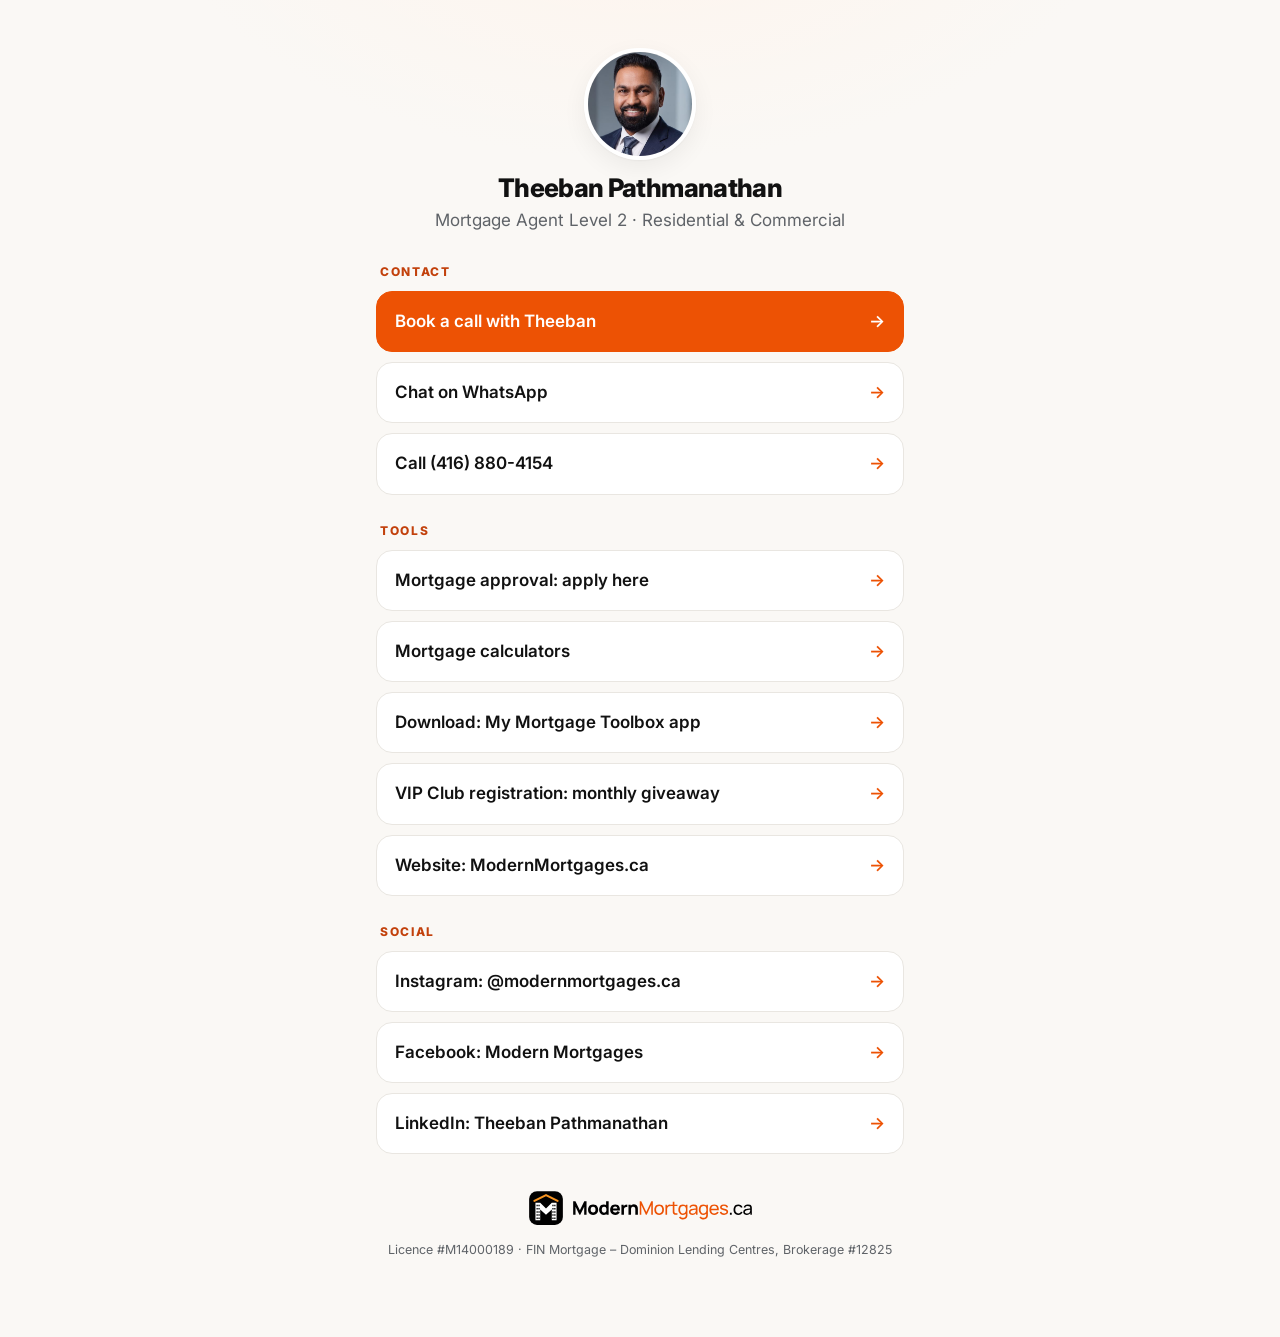
<file: links/index.html>
<!doctype html>
<html lang="en-CA">
<head>
<meta charset="utf-8">
<meta name="viewport" content="width=device-width, initial-scale=1">
<title>Links | Theeban Pathmanathan – ModernMortgages.ca</title>
<meta name="description" content="Book a call, apply for a mortgage, download the mortgage calculator app and follow Theeban Pathmanathan, Mortgage Agent Level 2.">
<link rel="canonical" href="https://modernmortgages.ca/links/">
<meta property="og:title" content="Theeban Pathmanathan – Links">
<meta property="og:image" content="https://modernmortgages.ca/assets/img/og-image.jpg">
<link rel="icon" href="/assets/img/icon.svg?v=20261022b" type="image/svg+xml">
<link rel="apple-touch-icon" href="/assets/img/apple-touch-icon.png">
<link rel="preconnect" href="https://fonts.googleapis.com">
<link rel="preconnect" href="https://fonts.gstatic.com" crossorigin>
<link href="https://fonts.googleapis.com/css2?family=Inter:wght@400;500;600;700;800&display=swap" rel="stylesheet">
<link rel="stylesheet" href="/assets/css/styles.css?v=20261022b">
<style>
  body{background:radial-gradient(700px 420px at 50% -10%,var(--orange-50),transparent 70%),var(--bg-soft);min-height:100vh}
  .wrap{max-width:560px;margin:0 auto;padding:48px 16px 64px}
  .me{text-align:center;margin-bottom:28px}
  .me img.av{width:112px;height:112px;border-radius:50%;object-fit:cover;margin:0 auto 14px;border:4px solid #fff;box-shadow:var(--shadow)}
  .me h1{font-size:1.6rem;margin:0}
  .me p{color:var(--muted);margin:4px 0 0}
  .grp{font-size:.75rem;font-weight:800;letter-spacing:.14em;color:var(--orange-ink);text-transform:uppercase;margin:26px 4px 10px}
  .lnk{display:flex;align-items:center;justify-content:space-between;gap:12px;background:#fff;border:1px solid var(--line);border-radius:16px;padding:16px 18px;margin-bottom:10px;text-decoration:none;font-weight:600;transition:transform .15s,box-shadow .15s,border-color .15s}
  .lnk:hover{transform:translateY(-2px);box-shadow:var(--shadow);border-color:#ddd7cf}
  .lnk.hl{background:var(--orange);color:#fff;border-color:var(--orange)}
  .lnk span.arr{color:var(--orange)}
  .lnk.hl span.arr{color:#fff}
  .logo{display:block;margin:36px auto 0;height:36px;width:auto}
  .fine{text-align:center;color:var(--muted);font-size:.78rem;margin-top:14px}
</style>
</head>
<body>
<main class="wrap">
  <div class="me">
    <img class="av" src="/assets/img/theeban-avatar.jpg" alt="Theeban Pathmanathan" width="112" height="112">
    <h1>Theeban Pathmanathan</h1>
    <p>Mortgage Agent Level 2 · Residential &amp; Commercial</p>
  </div>

  <div class="grp">Contact</div>
  <a class="lnk hl" href="https://meet.theeban.ca" target="_blank" rel="noopener">Book a call with Theeban <span class="arr">→</span></a>
  <a class="lnk" href="https://wa.me/14168804154" target="_blank" rel="noopener">Chat on WhatsApp <span class="arr">→</span></a>
  <a class="lnk" href="tel:+14168804154">Call (416) 880-4154 <span class="arr">→</span></a>

  <div class="grp">Tools</div>
  <a class="lnk" href="https://velocity-client.newton.ca/en/client/journey?shortCode=3vnqzjtlrdep" target="_blank" rel="noopener">Mortgage approval: apply here <span class="arr">→</span></a>
  <a class="lnk" href="/#calculators">Mortgage calculators <span class="arr">→</span></a>
  <a class="lnk" href="https://www.dlcapp.ca/app/theeban-pathmanathan" target="_blank" rel="noopener">Download: My Mortgage Toolbox app <span class="arr">→</span></a>
  <a class="lnk" href="https://docs.google.com/forms/d/e/1FAIpQLSfHtJvlR5_J6w2fv-4KVkvPzqczx1tvNYaiG0FrdljaIQ_4Vw/viewform" target="_blank" rel="noopener">VIP Club registration: monthly giveaway <span class="arr">→</span></a>
  <a class="lnk" href="/">Website: ModernMortgages.ca <span class="arr">→</span></a>

  <div class="grp">Social</div>
  <a class="lnk" href="https://www.instagram.com/modernmortgages.ca" target="_blank" rel="noopener">Instagram: @modernmortgages.ca <span class="arr">→</span></a>
  <a class="lnk" href="https://www.facebook.com/modernmortgages.ca" target="_blank" rel="noopener">Facebook: Modern Mortgages <span class="arr">→</span></a>
  <a class="lnk" href="https://www.linkedin.com/in/theebanp" target="_blank" rel="noopener">LinkedIn: Theeban Pathmanathan <span class="arr">→</span></a>

  <a href="/"><img class="logo" src="/assets/img/logo.svg?v=20261022b" alt="ModernMortgages.ca" width="225" height="36"></a>
  <p class="fine">Licence #M14000189 · FIN Mortgage – Dominion Lending Centres, Brokerage #12825</p>
</main>
</body>
</html>
</file>
<file: assets/css/styles.css>
/* ModernMortgages.ca — light, clean theme */
:root{
  --orange:#ED5204;          /* wordmark orange (brand) */
  --orange-2:#F79421;        /* roof / accent orange */
  --orange-ink:#C2410C;      /* accessible orange for small text on white */
  --orange-50:#FFF4EC;
  --orange-100:#FFE6D3;
  --ink:#111111;
  --ink-2:#333333;
  --muted:#5F6368;
  --line:#E9E6E1;
  --bg:#FFFFFF;
  --bg-soft:#FAF8F5;
  --bg-dark:#121212;
  --ok:#0F8A4B;
  --warn:#B45309;
  --radius:18px;
  --radius-sm:12px;
  --shadow:0 1px 2px rgba(17,17,17,.04),0 8px 24px rgba(17,17,17,.06);
  --shadow-lg:0 2px 4px rgba(17,17,17,.04),0 24px 48px rgba(17,17,17,.10);
  --max:1180px;
  --font:"Inter",system-ui,-apple-system,"Segoe UI",Roboto,Helvetica,Arial,sans-serif;
}
*,*::before,*::after{box-sizing:border-box}
html{scroll-behavior:smooth;-webkit-text-size-adjust:100%}
@media (prefers-reduced-motion:reduce){html{scroll-behavior:auto}*{transition:none!important;animation:none!important}}
body{margin:0;font-family:var(--font);color:var(--ink);background:var(--bg);font-size:17px;line-height:1.6;-webkit-font-smoothing:antialiased}
img{max-width:100%;height:auto;display:block}
a{color:inherit}
h1,h2,h3,h4{line-height:1.12;letter-spacing:-.025em;margin:0 0 .5em;font-weight:800}
h1{font-size:clamp(2.4rem,5.4vw,4.1rem)}
h2{font-size:clamp(1.9rem,3.6vw,2.8rem)}
h3{font-size:1.2rem;letter-spacing:-.01em;font-weight:700}
p{margin:0 0 1em}
.container{max-width:var(--max);margin:0 auto;padding:0 24px}
@media (max-width:600px){.container{padding:0 16px}}
.accent{color:var(--orange)}
.eyebrow{display:inline-flex;align-items:center;gap:8px;font-size:.78rem;font-weight:700;letter-spacing:.14em;text-transform:uppercase;color:var(--orange-ink);margin-bottom:14px}
.eyebrow::before{content:"";width:18px;height:2px;background:var(--orange-2);border-radius:2px}
.lead{font-size:1.15rem;color:var(--muted);max-width:620px}
.section{padding:96px 0}
.section-soft{background:var(--bg-soft)}
.section-head{max-width:680px;margin-bottom:48px}
.section-head.center{margin-left:auto;margin-right:auto;text-align:center}
.section-head.center .eyebrow::before{display:none}
@media (max-width:700px){.section{padding:64px 0}}
.skip{position:absolute;left:-999px;top:8px;background:#fff;padding:8px 12px;border-radius:8px;z-index:100}
.skip:focus{left:8px}
:focus-visible{outline:3px solid var(--orange-2);outline-offset:2px;border-radius:6px}

/* Buttons */
.btn{display:inline-flex;align-items:center;justify-content:center;gap:10px;padding:14px 22px;border-radius:999px;font-weight:700;font-size:.98rem;text-decoration:none;border:1.5px solid transparent;cursor:pointer;transition:transform .15s ease,box-shadow .15s ease,background .15s ease;white-space:nowrap;font-family:inherit}
.btn svg{width:18px;height:18px;flex:none}
.btn-primary{background:var(--orange);color:#fff;box-shadow:0 6px 18px rgba(237,82,4,.28)}
.btn-primary:hover{background:#D84A03;transform:translateY(-1px)}
.btn-dark{background:var(--ink);color:#fff}
.btn-dark:hover{background:#000;transform:translateY(-1px)}
.btn-ghost{background:#fff;color:var(--ink);border-color:var(--line)}
.btn-ghost:hover{border-color:var(--ink);transform:translateY(-1px)}
.btn-sm{padding:10px 16px;font-size:.9rem}

/* Header */
.site-header{position:sticky;top:0;z-index:50;background:rgba(255,255,255,.88);backdrop-filter:saturate(180%) blur(14px);-webkit-backdrop-filter:saturate(180%) blur(14px);border-bottom:1px solid transparent;transition:border-color .2s}
.site-header.scrolled{border-bottom-color:var(--line)}
.nav{display:flex;align-items:center;justify-content:space-between;height:76px;gap:24px}
.brand img{height:44px;width:auto}
.nav-links{display:flex;gap:30px;list-style:none;margin:0;padding:0}
.nav-links a{text-decoration:none;font-weight:600;font-size:.95rem;color:var(--ink-2)}
.nav-links a:hover{color:var(--orange)}
.nav-cta{display:flex;gap:10px;align-items:center}
.menu-btn{display:none;background:none;border:1px solid var(--line);border-radius:12px;width:44px;height:44px;align-items:center;justify-content:center;cursor:pointer}
.menu-btn svg{width:22px;height:22px}
.mobile-menu{display:none}
@media (max-width:1020px){
  .nav-links,.nav-cta .btn-ghost{display:none}
  .menu-btn{display:inline-flex}
  .mobile-menu.open{display:block;border-top:1px solid var(--line);background:#fff;padding:12px 16px 20px}
  .mobile-menu a{display:block;padding:12px 4px;text-decoration:none;font-weight:600;border-bottom:1px solid var(--line)}
  .mobile-menu .btn{width:100%;margin-top:12px;border-bottom:none}
}
@media (max-width:520px){.brand img{height:34px}.nav-cta .btn-primary{display:none}.nav{height:66px}}

/* Hero */
.hero{position:relative;padding:72px 0 88px;overflow:hidden;background:
  radial-gradient(900px 480px at 92% -10%,var(--orange-50),transparent 60%),
  radial-gradient(700px 400px at -10% 110%,#F4F1EC,transparent 60%),#fff}
.hero-grid{display:grid;grid-template-columns:1.1fr .9fr;gap:56px;align-items:center}
.hero h1 .accent{display:block}
.hero .lead{margin:18px 0 30px}
.hero-ctas{display:flex;gap:12px;flex-wrap:wrap}
.chips{display:grid;grid-template-columns:repeat(3,minmax(0,1fr));gap:10px;margin-top:40px}
.chip{display:flex;gap:10px;align-items:center;background:#fff;border:1px solid var(--line);border-radius:14px;padding:10px 12px;font-size:.84rem;line-height:1.25}
.chip strong{display:block;font-size:.88rem}
.chip span{color:var(--muted)}
.chip .ic{width:34px;height:34px;flex:none;border-radius:10px;background:var(--orange-50);color:var(--orange);display:grid;place-items:center}
.chip .ic svg{width:18px;height:18px}
.hero-photo{position:relative;justify-self:center;max-width:440px;width:100%}
.hero-photo .frame{border-radius:28px;overflow:hidden;box-shadow:var(--shadow-lg);aspect-ratio:4/4.6;background:#e9edf2}
.hero-photo .frame img{width:100%;height:100%;object-fit:cover;object-position:50% 20%}
.hero-photo .roof{position:absolute;left:50%;top:-34px;transform:translateX(-50%);width:62%;color:var(--orange-2)}
.badge-float{position:absolute;background:#fff;border-radius:16px;box-shadow:var(--shadow-lg);padding:12px 16px;font-size:.85rem;line-height:1.3}
.badge-float strong{display:block;font-size:1rem}
.badge-float.b1{left:-28px;bottom:36px}
.badge-float.b2{right:-22px;top:42px;text-align:center}
.badge-float.b2 strong{font-size:1.6rem;color:var(--orange);letter-spacing:-.02em}
@media (max-width:980px){
  .hero-grid{grid-template-columns:1fr}
  .hero-photo{max-width:340px;margin-top:8px}
  .chips{grid-template-columns:repeat(2,minmax(0,1fr))}
}
@media (max-width:520px){
  .hero{padding:48px 0 64px}
  .badge-float.b1{left:-6px;bottom:16px}
  .badge-float.b2{right:-6px;top:20px}
  .hero-ctas .btn{flex:1 1 100%}
}

/* Stats */
.stats{display:grid;grid-template-columns:repeat(4,1fr);background:var(--ink);color:#fff;border-radius:24px;padding:34px 20px;margin-top:-44px;position:relative;z-index:2;box-shadow:var(--shadow-lg)}
.stat{text-align:center;padding:4px 10px;border-right:1px solid rgba(255,255,255,.12)}
.stat:last-child{border-right:0}
.stat b{display:block;font-size:clamp(1.8rem,3.4vw,2.5rem);font-weight:800;letter-spacing:-.03em;color:var(--orange-2);line-height:1.1}
.stat span{font-size:.9rem;color:#cfcfcf}
@media (max-width:700px){.stats{grid-template-columns:repeat(2,1fr);row-gap:22px}.stat:nth-child(2){border-right:0}}

/* Cards / services */
.grid-3{display:grid;grid-template-columns:repeat(3,1fr);gap:20px}
@media (max-width:960px){.grid-3{grid-template-columns:repeat(2,1fr)}}
@media (max-width:620px){.grid-3{grid-template-columns:1fr}}
.card{background:#fff;border:1px solid var(--line);border-radius:var(--radius);padding:28px;transition:transform .2s,box-shadow .2s,border-color .2s}
.card:hover{transform:translateY(-3px);box-shadow:var(--shadow);border-color:#ddd7cf}
.card .ic{width:48px;height:48px;border-radius:14px;background:var(--orange-50);color:var(--orange);display:grid;place-items:center;margin-bottom:18px}
.card .ic svg{width:24px;height:24px}
.card p{color:var(--muted);margin:0;font-size:.98rem}

/* About */
.about-grid{display:grid;grid-template-columns:.9fr 1.1fr;gap:64px;align-items:center}
.about-media{position:relative}
.about-media .frame{border-radius:24px;overflow:hidden;aspect-ratio:1/1.05;background:#e9edf2}
.about-media .frame img{width:100%;height:100%;object-fit:cover;object-position:50% 18%}
.about-media .cobrand{position:absolute;left:20px;right:20px;bottom:-26px;background:#000;border-radius:16px;padding:12px 16px;box-shadow:var(--shadow-lg)}
.id-card{background:#000;color:#fff;border-radius:26px;padding:30px;box-shadow:var(--shadow-lg);position:relative;overflow:hidden}
.id-card::before{content:"";position:absolute;right:-60px;top:-60px;width:220px;height:220px;border-radius:50%;background:radial-gradient(circle,rgba(247,148,33,.35),transparent 70%)}
.id-top{display:flex;gap:16px;align-items:center;margin-bottom:22px;position:relative}
.id-av{width:76px;height:76px;border-radius:50%;object-fit:cover;border:3px solid var(--orange-2)}
.id-top b{display:block;font-size:1.2rem}
.id-top span{color:#bdbdbd;font-size:.92rem}
.id-list{margin:0 0 22px;display:grid;gap:0;position:relative}
.id-list div{display:flex;justify-content:space-between;gap:16px;padding:12px 0;border-bottom:1px solid #242424;font-size:.95rem}
.id-list dt{color:#a8a8a8}
.id-list dd{margin:0;font-weight:700;text-align:right}
.id-cobrand{width:100%;height:auto;border-radius:10px}
.checklist{list-style:none;padding:0;margin:24px 0 30px;display:grid;gap:12px}
.checklist li{display:flex;gap:12px;align-items:flex-start;font-weight:500}
.checklist svg{width:22px;height:22px;flex:none;color:var(--orange);margin-top:2px}
@media (max-width:900px){.about-grid{grid-template-columns:1fr;gap:56px}.about-media{max-width:460px}}

/* Steps */
.steps{display:grid;grid-template-columns:repeat(4,1fr);gap:20px;counter-reset:step}
.step{position:relative;padding:26px;border-radius:var(--radius);background:#fff;border:1px solid var(--line)}
.step::before{counter-increment:step;content:"0" counter(step);font-weight:800;font-size:.9rem;color:var(--orange);letter-spacing:.05em;display:block;margin-bottom:10px}
.step p{color:var(--muted);font-size:.95rem;margin:0}
@media (max-width:900px){.steps{grid-template-columns:repeat(2,1fr)}}
@media (max-width:540px){.steps{grid-template-columns:1fr}}

/* Calculators */
.calc-shell{background:#fff;border:1px solid var(--line);border-radius:26px;box-shadow:var(--shadow);overflow:hidden}
.tabs{display:flex;gap:6px;padding:10px;background:var(--bg-soft);border-bottom:1px solid var(--line);overflow-x:auto;scrollbar-width:none}
.tabs::-webkit-scrollbar{display:none}
.tab{flex:1 0 auto;display:inline-flex;align-items:center;justify-content:center;gap:8px;padding:12px 18px;border-radius:12px;border:0;background:transparent;font:inherit;font-weight:600;font-size:.95rem;color:var(--ink-2);cursor:pointer}
.tab svg{width:18px;height:18px}
.tab[aria-selected="true"]{background:#fff;color:var(--ink);box-shadow:0 1px 3px rgba(0,0,0,.08)}
.tab[aria-selected="true"] svg{color:var(--orange)}
.calc-panel{display:grid;grid-template-columns:1.15fr .85fr;gap:0}
.calc-panel[hidden]{display:none}
.calc-inputs{padding:32px;display:grid;gap:22px;align-content:start}
.calc-results{padding:32px;background:var(--bg-soft);border-left:1px solid var(--line);display:flex;flex-direction:column;gap:16px}
@media (max-width:880px){.calc-panel{grid-template-columns:1fr}.calc-results{border-left:0;border-top:1px solid var(--line)}}
@media (max-width:520px){.calc-inputs,.calc-results{padding:22px 18px}}
.field label,.field .lbl{display:flex;justify-content:space-between;align-items:center;gap:12px;font-weight:600;font-size:.94rem;margin-bottom:8px}
.field .hint{font-weight:500;color:var(--muted);font-size:.82rem}
.num{display:flex;align-items:center;border:1px solid var(--line);border-radius:10px;background:#fff;padding:0 10px;min-width:0;width:150px}
.num:focus-within{border-color:var(--orange-2);box-shadow:0 0 0 3px var(--orange-100)}
.num span{color:var(--muted);font-size:.9rem}
.num input{border:0;outline:0;width:100%;padding:8px 4px;font:inherit;font-weight:700;text-align:right;background:transparent;color:var(--ink);-moz-appearance:textfield}
.num input::-webkit-outer-spin-button,.num input::-webkit-inner-spin-button{-webkit-appearance:none;margin:0}
input[type=range]{-webkit-appearance:none;appearance:none;width:100%;height:6px;border-radius:6px;background:linear-gradient(to right,var(--orange) 0%,var(--orange) var(--p,50%),#E8E4DE var(--p,50%));outline:none;cursor:pointer;margin:6px 0}
input[type=range]::-webkit-slider-thumb{-webkit-appearance:none;width:22px;height:22px;border-radius:50%;background:#fff;border:3px solid var(--orange);box-shadow:0 2px 6px rgba(0,0,0,.15)}
input[type=range]::-moz-range-thumb{width:18px;height:18px;border-radius:50%;background:#fff;border:3px solid var(--orange);box-shadow:0 2px 6px rgba(0,0,0,.15)}
.row-2{display:grid;grid-template-columns:1fr 1fr;gap:16px}
@media (max-width:520px){.row-2{grid-template-columns:1fr}}
select,.select{width:100%;font:inherit;font-weight:600;padding:10px 12px;border:1px solid var(--line);border-radius:10px;background:#fff;color:var(--ink)}
.toggle{display:flex;align-items:center;gap:10px;font-weight:600;font-size:.94rem;cursor:pointer}
.toggle input{width:18px;height:18px;accent-color:var(--orange)}
.result-hero{background:var(--ink);color:#fff;border-radius:18px;padding:24px}
.result-hero .k{font-size:.78rem;letter-spacing:.12em;text-transform:uppercase;color:#bdbdbd;font-weight:700}
.result-hero .v{font-size:clamp(2.2rem,5vw,2.9rem);font-weight:800;letter-spacing:-.03em;color:var(--orange-2);line-height:1.1;margin:6px 0 2px}
.result-hero .s{color:#cfcfcf;font-size:.9rem}
.kv{display:grid;grid-template-columns:1fr 1fr;gap:12px}
.kv > div{background:#fff;border:1px solid var(--line);border-radius:14px;padding:14px}
.kv .k{font-size:.8rem;color:var(--muted);font-weight:600}
.kv .v{font-size:1.15rem;font-weight:800;letter-spacing:-.01em}
.kv .v.good{color:var(--ok)}
.note{font-size:.82rem;color:var(--muted);margin:0}
.alert{border-radius:12px;padding:12px 14px;font-size:.88rem;background:#FFF7E6;border:1px solid #F8DDA8;color:#7A4A00}
.alert.ok{background:#ECF8F1;border-color:#BFE5CF;color:#0B5E35}
.alert[hidden]{display:none}
.bar{height:12px;border-radius:999px;background:#E8E4DE;overflow:hidden;display:flex}
.bar i{display:block;height:100%}
.legend{display:flex;gap:16px;font-size:.8rem;color:var(--muted);flex-wrap:wrap}
.legend b{display:inline-block;width:10px;height:10px;border-radius:3px;margin-right:6px;vertical-align:-1px}
.calc-cta{display:flex;gap:10px;flex-wrap:wrap}
.calc-cta .btn{flex:1}

/* App */
.app{display:grid;grid-template-columns:1.1fr .9fr;gap:48px;align-items:center;background:linear-gradient(135deg,var(--orange-50),#fff 70%);border:1px solid var(--orange-100);border-radius:28px;padding:56px}
.app-feats{display:grid;grid-template-columns:1fr 1fr;gap:14px}
.app-feat{background:#fff;border:1px solid var(--line);border-radius:16px;padding:18px}
.app-feat b{display:block;margin-bottom:2px}
.app-feat span{color:var(--muted);font-size:.9rem}
@media (max-width:900px){.app{grid-template-columns:1fr;padding:32px 22px}}
@media (max-width:460px){.app-feats{grid-template-columns:1fr}}

/* Testimonials */
figure.card{margin:0}
.quote{display:flex;flex-direction:column;justify-content:space-between;gap:20px}
.quote blockquote{margin:0;font-size:1.04rem;color:var(--ink-2)}
.stars{color:var(--orange-2);letter-spacing:2px;font-size:1rem}
.who{display:flex;align-items:center;gap:12px}
.who .av{width:42px;height:42px;border-radius:50%;background:var(--orange-50);color:var(--orange);display:grid;place-items:center;font-weight:800}
.who b{display:block;font-size:.95rem}
.who span{font-size:.85rem;color:var(--muted)}

/* FAQ */
.faq{max-width:820px;margin:0 auto;display:grid;gap:12px}
.faq details{background:#fff;border:1px solid var(--line);border-radius:16px;padding:0 22px}
.faq summary{list-style:none;cursor:pointer;padding:20px 0;font-weight:700;display:flex;justify-content:space-between;gap:16px;align-items:center}
.faq summary::-webkit-details-marker{display:none}
.faq summary::after{content:"+";font-size:1.5rem;font-weight:400;color:var(--orange);line-height:1}
.faq details[open] summary::after{content:"–"}
.faq details p{color:var(--muted);margin:0 0 20px}

/* Contact */
.contact-grid{display:grid;grid-template-columns:repeat(3,1fr);gap:20px}
.contact-card{display:flex;flex-direction:column;gap:12px;text-decoration:none;background:#fff;border:1px solid var(--line);border-radius:var(--radius);padding:28px;transition:transform .2s,box-shadow .2s}
.contact-card:hover{transform:translateY(-3px);box-shadow:var(--shadow)}
.contact-card.primary{background:var(--orange);color:#fff;border-color:var(--orange)}
.contact-card.primary p{color:#ffe9dc}
.contact-card .ic{width:48px;height:48px;border-radius:14px;background:var(--orange-50);color:var(--orange);display:grid;place-items:center}
.contact-card.primary .ic{background:rgba(255,255,255,.18);color:#fff}
.contact-card .ic svg{width:24px;height:24px}
.contact-card h3{margin:0}
.contact-card p{margin:0;color:var(--muted)}
.contact-card .go{margin-top:auto;font-weight:700;display:inline-flex;gap:6px;align-items:center}
@media (max-width:900px){.contact-grid{grid-template-columns:1fr}}

/* Footer */
.site-footer{background:var(--bg-dark);color:#d6d6d6;padding:72px 0 28px;font-size:.94rem}
.site-footer a{color:#d6d6d6;text-decoration:none}
.site-footer a:hover{color:#fff}
.foot-grid{display:grid;grid-template-columns:1.4fr 1fr 1fr 1fr;gap:40px}
.foot-grid h4{color:#fff;font-size:.95rem;letter-spacing:0;margin-bottom:14px}
.foot-grid ul{list-style:none;margin:0;padding:0;display:grid;gap:8px}
.foot-logo{height:44px;width:auto;margin-bottom:18px}
.socials{display:flex;gap:10px;margin-top:18px}
.socials a{width:40px;height:40px;border-radius:12px;background:#1f1f1f;display:grid;place-items:center}
.socials a:hover{background:var(--orange)}
.socials svg{width:18px;height:18px}
.foot-legal{border-top:1px solid #262626;margin-top:48px;padding-top:24px;display:flex;justify-content:space-between;align-items:center;gap:24px;flex-wrap:wrap;font-size:.82rem;color:#9a9a9a}
.foot-legal img{height:44px;width:auto}
@media (max-width:900px){.foot-grid{grid-template-columns:1fr 1fr}}
@media (max-width:520px){.foot-grid{grid-template-columns:1fr}}

/* Mobile sticky action bar */
.mobile-bar{display:none}
@media (max-width:700px){
  .mobile-bar{display:grid;grid-template-columns:1fr 1fr;gap:8px;position:fixed;left:0;right:0;bottom:0;z-index:60;padding:10px 12px calc(10px + env(safe-area-inset-bottom));background:rgba(255,255,255,.95);backdrop-filter:blur(10px);border-top:1px solid var(--line)}
  .mobile-bar .btn{padding:12px 10px}
  body{padding-bottom:76px}
}

/* Reveal */
.reveal{opacity:0;transform:translateY(14px);transition:opacity .6s ease,transform .6s ease}
.reveal.in{opacity:1;transform:none}
.no-js .reveal{opacity:1;transform:none}
</file>
